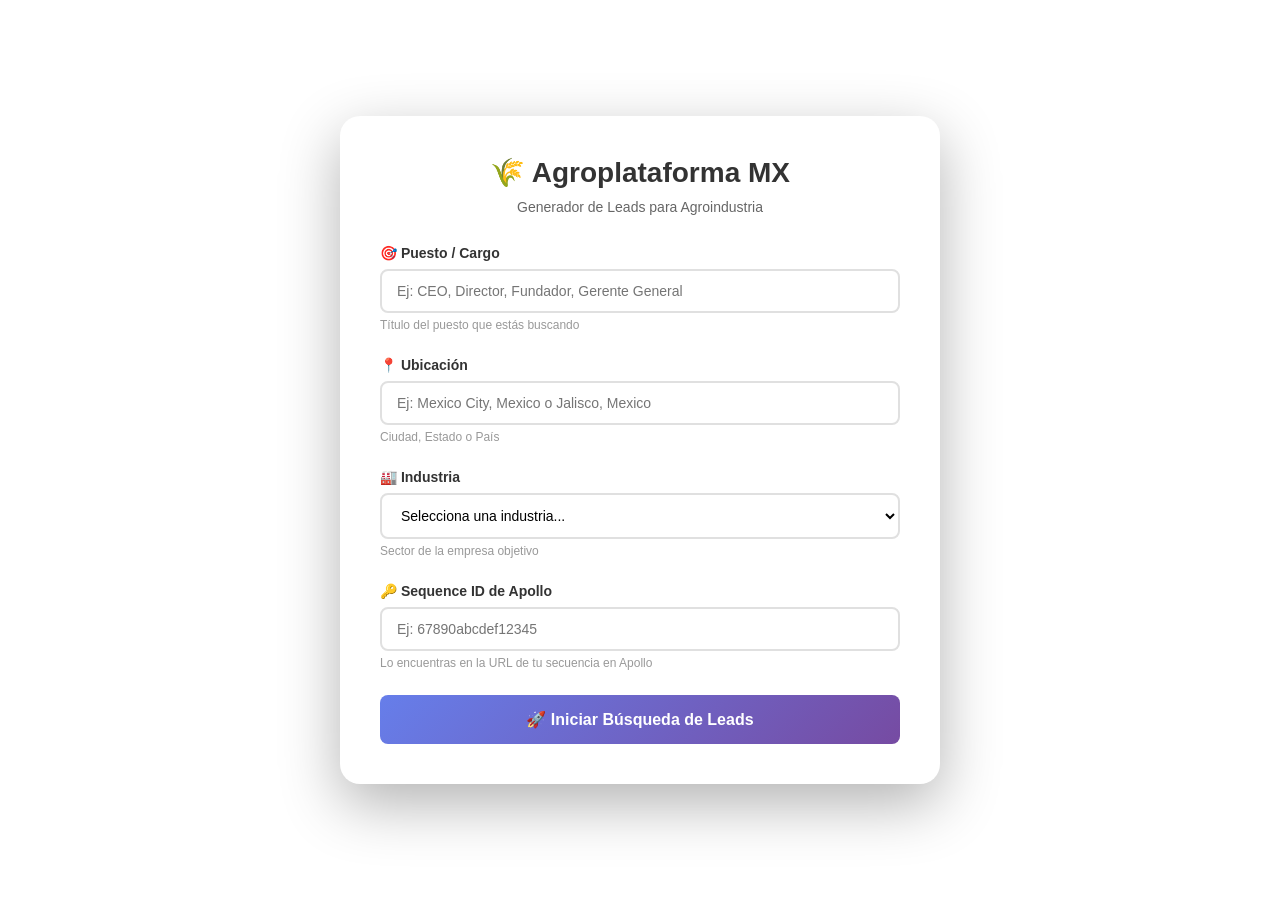
<file: form.html>
<!DOCTYPE html>
<html lang="es">
<head>
    <meta charset="UTF-8">
    <meta name="viewport" content="width=device-width, initial-scale=1.0">
    <title>Agroplataforma - Lead Generation</title>
    <style>
        * {
            margin: 0;
            padding: 0;
            box-sizing: border-box;
        }

        body {
            font-family: 'Segoe UI', Tahoma, Geneva, Verdana, sans-serif;
            background-color: rgba(249, 250, 251, var(--tw-bg-opacity));
            min-height: 100vh;
            display: flex;
            justify-content: center;
            align-items: center;
            padding: 20px;
        }

        .container {
            background: white;
            border-radius: 20px;
            box-shadow: 0 20px 60px rgba(0,0,0,0.3);
            max-width: 600px;
            width: 100%;
            padding: 40px;
        }

        .header {
            text-align: center;
            margin-bottom: 30px;
        }

        .header h1 {
            color: #333;
            font-size: 28px;
            margin-bottom: 10px;
        }

        .header p {
            color: #666;
            font-size: 14px;
        }

        .form-group {
            margin-bottom: 25px;
        }

        label {
            display: block;
            color: #333;
            font-weight: 600;
            margin-bottom: 8px;
            font-size: 14px;
        }

        input, select, textarea {
            width: 100%;
            padding: 12px 15px;
            border: 2px solid #e0e0e0;
            border-radius: 8px;
            font-size: 14px;
            transition: all 0.3s;
            font-family: inherit;
        }

        input:focus, select:focus, textarea:focus {
            outline: none;
            border-color: #667eea;
            box-shadow: 0 0 0 3px rgba(102, 126, 234, 0.1);
        }

        .btn {
            width: 100%;
            padding: 15px;
            background: linear-gradient(135deg, #667eea 0%, #764ba2 100%);
            color: white;
            border: none;
            border-radius: 8px;
            font-size: 16px;
            font-weight: 600;
            cursor: pointer;
            transition: transform 0.2s, box-shadow 0.2s;
        }

        .btn:hover {
            transform: translateY(-2px);
            box-shadow: 0 10px 20px rgba(102, 126, 234, 0.3);
        }

        .btn:active {
            transform: translateY(0);
        }

        .btn:disabled {
            background: #ccc;
            cursor: not-allowed;
            transform: none;
        }

        .result {
            margin-top: 20px;
            padding: 15px;
            border-radius: 8px;
            display: none;
        }

        .result.success {
            background: #d4edda;
            border: 1px solid #c3e6cb;
            color: #155724;
        }

        .result.error {
            background: #f8d7da;
            border: 1px solid #f5c6cb;
            color: #721c24;
        }

        .hint {
            font-size: 12px;
            color: #999;
            margin-top: 5px;
        }

        .loading {
            display: none;
            text-align: center;
            margin-top: 10px;
        }

        .spinner {
            border: 3px solid #f3f3f3;
            border-top: 3px solid #667eea;
            border-radius: 50%;
            width: 40px;
            height: 40px;
            animation: spin 1s linear infinite;
            margin: 0 auto;
        }

        @keyframes spin {
            0% { transform: rotate(0deg); }
            100% { transform: rotate(360deg); }
        }

        .industry-select {
            background-color: white;
        }
    </style>
</head>
<body>
    <div class="container">
        <div class="header">
            <h1>🌾 Agroplataforma MX</h1>
            <p>Generador de Leads para Agroindustria</p>
        </div>

        <form id="leadForm">
            <div class="form-group">
                <label for="job_title">🎯 Puesto / Cargo</label>
                <input 
                    type="text" 
                    id="job_title" 
                    name="job_title" 
                    placeholder="Ej: CEO, Director, Fundador, Gerente General"
                    required
                >
                <div class="hint">Título del puesto que estás buscando</div>
            </div>

            <div class="form-group">
                <label for="location">📍 Ubicación</label>
                <input 
                    type="text" 
                    id="location" 
                    name="location" 
                    placeholder="Ej: Mexico City, Mexico o Jalisco, Mexico"
                    required
                >
                <div class="hint">Ciudad, Estado o País</div>
            </div>

            <div class="form-group">
                <label for="industry">🏭 Industria</label>
                <select id="industry" name="industry" class="industry-select" required>
                    <option value="">Selecciona una industria...</option>
                    <option value="">Selecciona una industria</option>
        
                    <!-- AGRICULTURA Y ALIMENTOS -->
                    <optgroup label="🌾 Agricultura y Alimentos">
                        <option value="Agriculture">Agriculture</option>
                        <option value="Farming">Farming</option>
                        <option value="Biotechnology">Biotechnology (AgTech)</option>
                        <option value="Food Production">Food Production</option>
                        <option value="Food & Beverages">Food & Beverages</option>
                        <option value="Restaurants">Restaurants</option>
                    </optgroup>
                    
                    <!-- TECNOLOGÍA -->
                    <optgroup label="💻 Tecnología">
                        <option value="Information Technology & Services">IT Services / IT Consulting</option>
                        <option value="Computer Software">Software Development</option>
                        <option value="Internet">Internet</option>
                    </optgroup>
                    
                    <!-- CONSULTORÍA Y SERVICIOS -->
                    <optgroup label="📊 Consultoría y Servicios">
                        <option value="Management Consulting">Business Consulting</option>
                        <option value="Marketing & Advertising">Marketing / Advertising Services</option>
                        <option value="Business Supplies & Equipment">Business Services</option>
                        <option value="Events Services">Events Services</option>
                        <option value="Accounting">Accounting</option>
                    </optgroup>
                    
                    <!-- SALUD -->
                    <optgroup label="🏥 Salud">
                        <option value="Medical Practice">Medical Practices</option>
                        <option value="Hospital & Health Care">Hospitals / Health Care</option>
                    </optgroup>
                    
                    <!-- MANUFACTURA E INDUSTRIA -->
                    <optgroup label="🏗️ Manufactura e Industria">
                        <option value="Machinery">Machinery Manufacturing</option>
                        <option value="Construction">Construction</option>
                        <option value="Automotive">Automotive</option>
                    </optgroup>
                    
                    <!-- LOGÍSTICA Y RETAIL -->
                    <optgroup label="📦 Logística y Comercio">
                        <option value="Logistics & Supply Chain">Logistics / Supply Chain</option>
                        <option value="Retail">Retail</option>
                    </optgroup>
                    
                    <!-- FINANZAS -->
                    <optgroup label="💰 Finanzas">
                        <option value="Financial Services">Financial Services</option>
                        <option value="Insurance">Risk Management / Insurance</option>
                    </optgroup>
                    
                    <!-- OTROS -->
                    <optgroup label="🎯 Otros">
                        <option value="Hospitality">Hospitality</option>
                        <option value="Broadcast Media">Media Production</option>
                    </optgroup>

                </select>
                <div class="hint">Sector de la empresa objetivo</div>
            </div>

            <div class="form-group">
                <label for="sequence_id">🔑 Sequence ID de Apollo</label>
                <input 
                    type="text" 
                    id="sequence_id" 
                    name="sequence_id" 
                    placeholder="Ej: 67890abcdef12345"
                    required
                >
                <div class="hint">Lo encuentras en la URL de tu secuencia en Apollo</div>
            </div>

            <button type="submit" class="btn" id="submitBtn">
                🚀 Iniciar Búsqueda de Leads
            </button>
        </form>

        <div class="loading" id="loading">
            <div class="spinner"></div>
            <p style="margin-top: 10px; color: #667eea; font-weight: 600;">
                Buscando leads...
            </p>
        </div>

        <div class="result" id="result"></div>
    </div>

    <script>
        // ⚠️ IMPORTANTE: Reemplaza esta URL por tu URL de webhook de N8N
        const WEBHOOK_URL = 'https://ramon-fran.app.n8n.cloud/webhook/lead-generation';

        const form = document.getElementById('leadForm');
        const submitBtn = document.getElementById('submitBtn');
        const loading = document.getElementById('loading');
        const result = document.getElementById('result');

        form.addEventListener('submit', async (e) => {
            e.preventDefault();
            
            // Deshabilitar botón y mostrar loading
            submitBtn.disabled = true;
            loading.style.display = 'block';
            result.style.display = 'none';

            // Recopilar datos del formulario
            const formData = {
                job_title: document.getElementById('job_title').value,
                location: document.getElementById('location').value,
                industry: document.getElementById('industry').value,
                sequence_id: document.getElementById('sequence_id').value
            };

            try {
                // Enviar POST al webhook de N8N
                const response = await fetch(WEBHOOK_URL, {
                    method: 'POST',
                    headers: {
                        'Content-Type': 'application/json',
                    },
                    body: JSON.stringify(formData)
                });

                const data = await response.json();

                // Mostrar resultado exitoso
                result.className = 'result success';
                result.style.display = 'block';
                result.innerHTML = `
                    <h3 style="margin-bottom: 10px;">✅ ¡Búsqueda Iniciada!</h3>
                    <p><strong>Puesto:</strong> ${data.criteria?.job_title}</p>
                    <p><strong>Ubicación:</strong> ${data.criteria?.location}</p>
                    <p><strong>Secuencia:</strong> ${data.criteria?.sequence_id}</p>
                    <p style="margin-top: 10px; font-size: 12px; color: #666;">
                        Los leads calificados aparecerán en tu Apollo y Google Sheets en unos minutos.
                    </p>
                `;

                // Resetear formulario
                form.reset();

            } catch (error) {
                // Mostrar error
                result.className = 'result error';
                result.style.display = 'block';
                result.innerHTML = `
                    <h3 style="margin-bottom: 10px;">❌ Error</h3>
                    <p>${error.message || 'No se pudo iniciar la búsqueda. Verifica la URL del webhook.'}</p>
                `;
            } finally {
                // Re-habilitar botón y ocultar loading
                submitBtn.disabled = false;
                loading.style.display = 'none';
            }
        });

        // Autocompletar sequence_id cuando se pega una URL de Apollo
        document.getElementById('sequence_id').addEventListener('paste', (e) => {
            setTimeout(() => {
                const pastedText = e.target.value;
                // Si pegan una URL, extraer el ID
                const match = pastedText.match(/sequences\/([a-zA-Z0-9]+)/);
                if (match) {
                    e.target.value = match[1];
                }
            }, 10);
        });
    </script>
</body>
</html>
</file>
